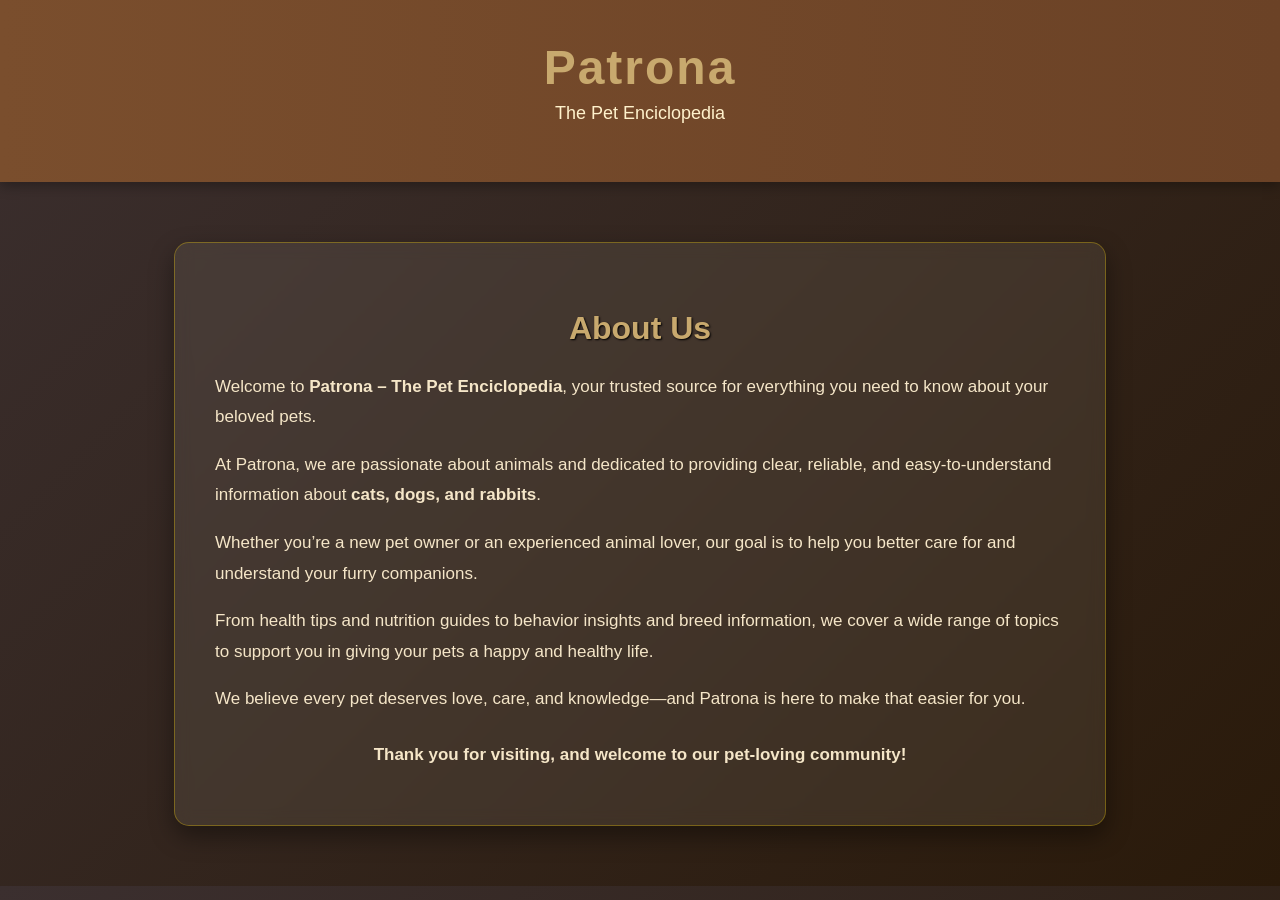
<file: E-Project/about.html>
<!DOCTYPE html>
<html lang="en">
<head>
    <meta charset="UTF-8">
    <meta name="viewport" content="width=device-width, initial-scale=1.0">
    <link rel="stylesheet" href="about.css">
    <title>Document</title>
</head>
<body>
      <header class="header">
        <h1>Patrona</h1>
        <p>The Pet Enciclopedia</p>
    </header>

    <section class="about-section">
        <div class="container">
            <h2>About Us</h2>
            
            <p>
                Welcome to <strong>Patrona – The Pet Enciclopedia</strong>, your trusted source for everything you need to know about your beloved pets.
            </p>

            <p>
                At Patrona, we are passionate about animals and dedicated to providing clear, reliable, and easy-to-understand information about <strong>cats, dogs, and rabbits</strong>.
            </p>

            <p>
                Whether you’re a new pet owner or an experienced animal lover, our goal is to help you better care for and understand your furry companions.
            </p>

            <p>
                From health tips and nutrition guides to behavior insights and breed information, we cover a wide range of topics to support you in giving your pets a happy and healthy life.
            </p>

            <p>
                We believe every pet deserves love, care, and knowledge—and Patrona is here to make that easier for you.
            </p>

            <p class="footer-text">
                Thank you for visiting, and welcome to our pet-loving community!
            </p>
        </div>
    </section>

</body>
</html>
</file>
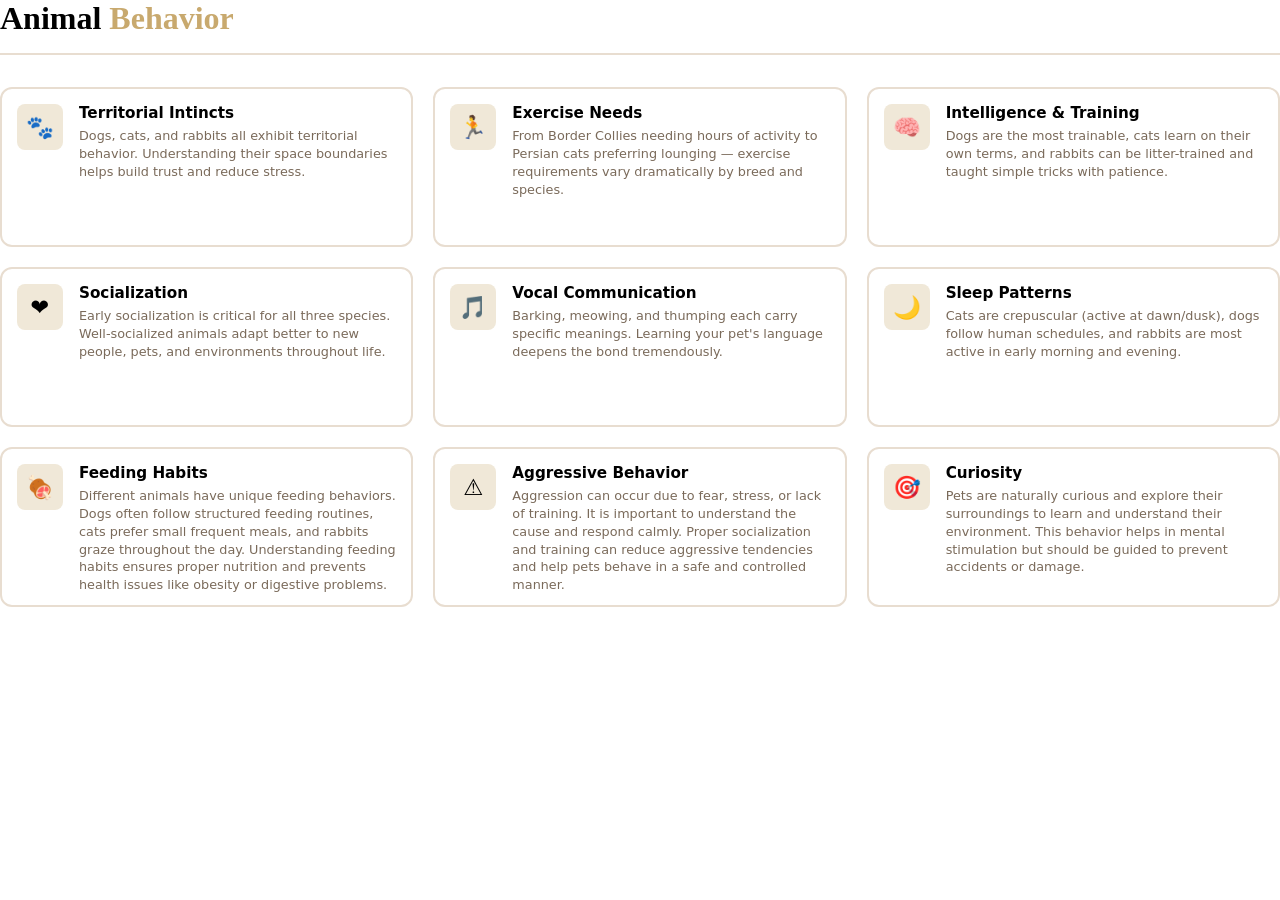
<file: E-Project/behavior.html>
<!DOCTYPE html>
<html lang="en">

<head>
    <meta charset="UTF-8">
    <meta name="viewport" content="width=device-width, initial-scale=1.0">
    <link rel="stylesheet" href="stylebeh.css">
    <title>Document</title>
</head>

<body>

    <!-- Behavior -->

    <div class="sec-head">
        <h2>Animal <span>Behavior</span></h2>
    </div>
    <div class="beh-grid">

        <div class="beh-card">
            <div class="beh-icon">🐾</div>
            <div>
                <h4>Territorial Intincts</h4>

                <p>Dogs, cats, and rabbits all exhibit territorial behavior. Understanding their space boundaries helps
                    build trust and reduce stress.</p>
            </div>
        </div>
        <div class="beh-card">
            <div class="beh-icon">🏃</div>
            <div>
                <h4>Exercise Needs</h4>
              <p>  From Border Collies needing hours of activity to Persian cats preferring lounging — exercise requirements vary dramatically by breed and species.</p>
            </div>
        </div>
        <div class="beh-card">
            <div class="beh-icon">🧠</div>
            <div>
                <h4>Intelligence & Training</h4>
               <p> Dogs are the most trainable, cats learn on their own terms, and rabbits can be litter-trained and taught simple tricks with patience.</p>
            </div>
        </div>
        <div class="beh-card">
            <div class="beh-icon">❤️</div>
            <div>
                <h4>Socialization</h4>
                <p>Early socialization is critical for all three species. Well-socialized animals adapt better to new people, pets, and environments throughout life.</p>
            </div>
        </div>
        <div class="beh-card">
            <div class="beh-icon">🎵</div>
            <div>
                <h4>Vocal Communication</h4>
                <p>Barking, meowing, and thumping each carry specific meanings. Learning your pet's language deepens the bond tremendously.</p>
            </div>
        </div>
        <div class="beh-card">
            <div class="beh-icon">🌙</div>
            <div>
                <h4>Sleep Patterns</h4>
                <p>Cats are crepuscular (active at dawn/dusk), dogs follow human schedules, and rabbits are most active in early morning and evening.</p>
            </div>
        </div>
        <div class="beh-card">
            <div class="beh-icon">🍖</div>
            <div>
                <h4>Feeding Habits</h4>
                <p>Different animals have unique feeding behaviors. Dogs often follow structured feeding routines, cats prefer small frequent meals, and rabbits graze throughout the day. Understanding feeding habits ensures proper nutrition and prevents health issues like obesity or digestive problems.</p>
            </div>
        </div>
         <div class="beh-card">
            <div class="beh-icon">⚠️</div>
            <div>
                <h4>Aggressive Behavior</h4>
                <p>Aggression can occur due to fear, stress, or lack of training. It is important to understand the cause and respond calmly. Proper socialization and training can reduce aggressive tendencies and help pets behave in a safe and controlled manner.</p>
            </div>
        </div>
       <div class="beh-card">
            <div class="beh-icon">🎯</div>
            <div>
                <h4>Curiosity</h4>
                <p>Pets are naturally curious and explore their surroundings to learn and understand their environment. This behavior helps in mental stimulation but should be guided to prevent accidents or damage.</p>
            </div>
        </div>
    </div>

</body>

</html>
</file>
<file: E-Project/about.css>
body {
    margin: 0;
    font-family: "Poppins", Arial, sans-serif;
    background: linear-gradient(135deg, #3b2f2f, #2a1a0a);
    color: #f5e6c8;
}

.header {
    text-align: center;
    padding: 40px 20px;
    background: linear-gradient(90deg, #7a4e2d, #6b4226);
    color: #c8a96e;
    box-shadow: 0 4px 12px rgba(0, 0, 0, 0.3);
}

.header h1 {
    margin: 0;
    font-size: 48px;
    letter-spacing: 2px;
}

.header p {
    margin-top: 8px;
    font-size: 18px;
    color: #fff2cc;
}

.about-section {
    padding: 60px 20px;
}

.container {
    max-width: 850px;
    margin: auto;
    background: rgba(255, 248, 220, 0.08);
    backdrop-filter: blur(8px);
    border: 1px solid rgba(255, 215, 0, 0.3);
    border-radius: 15px;
    padding: 40px;
    box-shadow: 0 10px 25px rgba(0, 0, 0, 0.4);
}

.container h2 {
    text-align: center;
    font-size: 32px;
    color: #c8a96e;
    margin-bottom: 25px;
    text-shadow: 1px 1px 2px #000;
}

.container p {
    line-height: 1.8;
    font-size: 17px;
    margin-bottom: 15px;
    color: #f5e6c8;
}

.footer-text {
    margin-top: 25px;
    text-align: center;
    font-weight: bold;
    color: #c8a96e;
    font-size: 18px;
}

.container:hover {
    transform: scale(1.01);
    transition: 0.3s ease-in-out;
}
</file>
<file: E-Project/stylebeh.css>
* {
    margin: 0;
    padding: 0;
    box-sizing: border-box;
}

body {
    font-family: ui-sans-serif, system-ui, -apple-system, BlinkMacSystemFont, "Segoe UI", Roboto, "Helvetica Neue", Arial, "Noto Sans", sans-serif, "Apple Color Emoji", "Segoe UI Emoji", "Segoe UI Symbol", "Noto Color Emoji";
}

.sec-head{
    display: flex;
    align-items: baseline;
    justify-content: space-between;
    margin-bottom: 2rem;
    border-bottom: 2px solid #e8ddd0;
    padding-bottom: 1rem;
}

.sec-head h2{
    font-family: 'playfair Display', serif;
    font-size: 2rem;
    font-weight: 700;
}

.sec-head h2 span{
    color: #c8a96e;
}

.beh-grid{
    display: grid;
    grid-template-columns: repeat(3, 1fr);
    gap: 20px;
}

.beh-card{
    background: white;
    border: 2px solid #e8ddd0;
    border-radius: 12px;
    padding: 15px;
    display: flex;
    gap: 1rem;
    align-items: flex-start;
    height: 160px;
}

.beh-icon{
    width: 46px;
    height: 46px;
    background: #f0e8d8;
    border-radius: 8px;
    display: flex;
    align-items: center;
    justify-content: center;
    font-size: 1.4rem;
    flex-shrink: 0;
}

.beh-card h4{
    font-size: 0.95rem;
    font-weight: 700;
    margin-bottom: 0.3rem;
}

.beh-card p{
    font-size: 0.8rem;
    color: #7a6a5a;
    line-height: 1.4;
    overflow: hidden;
}
</file>
